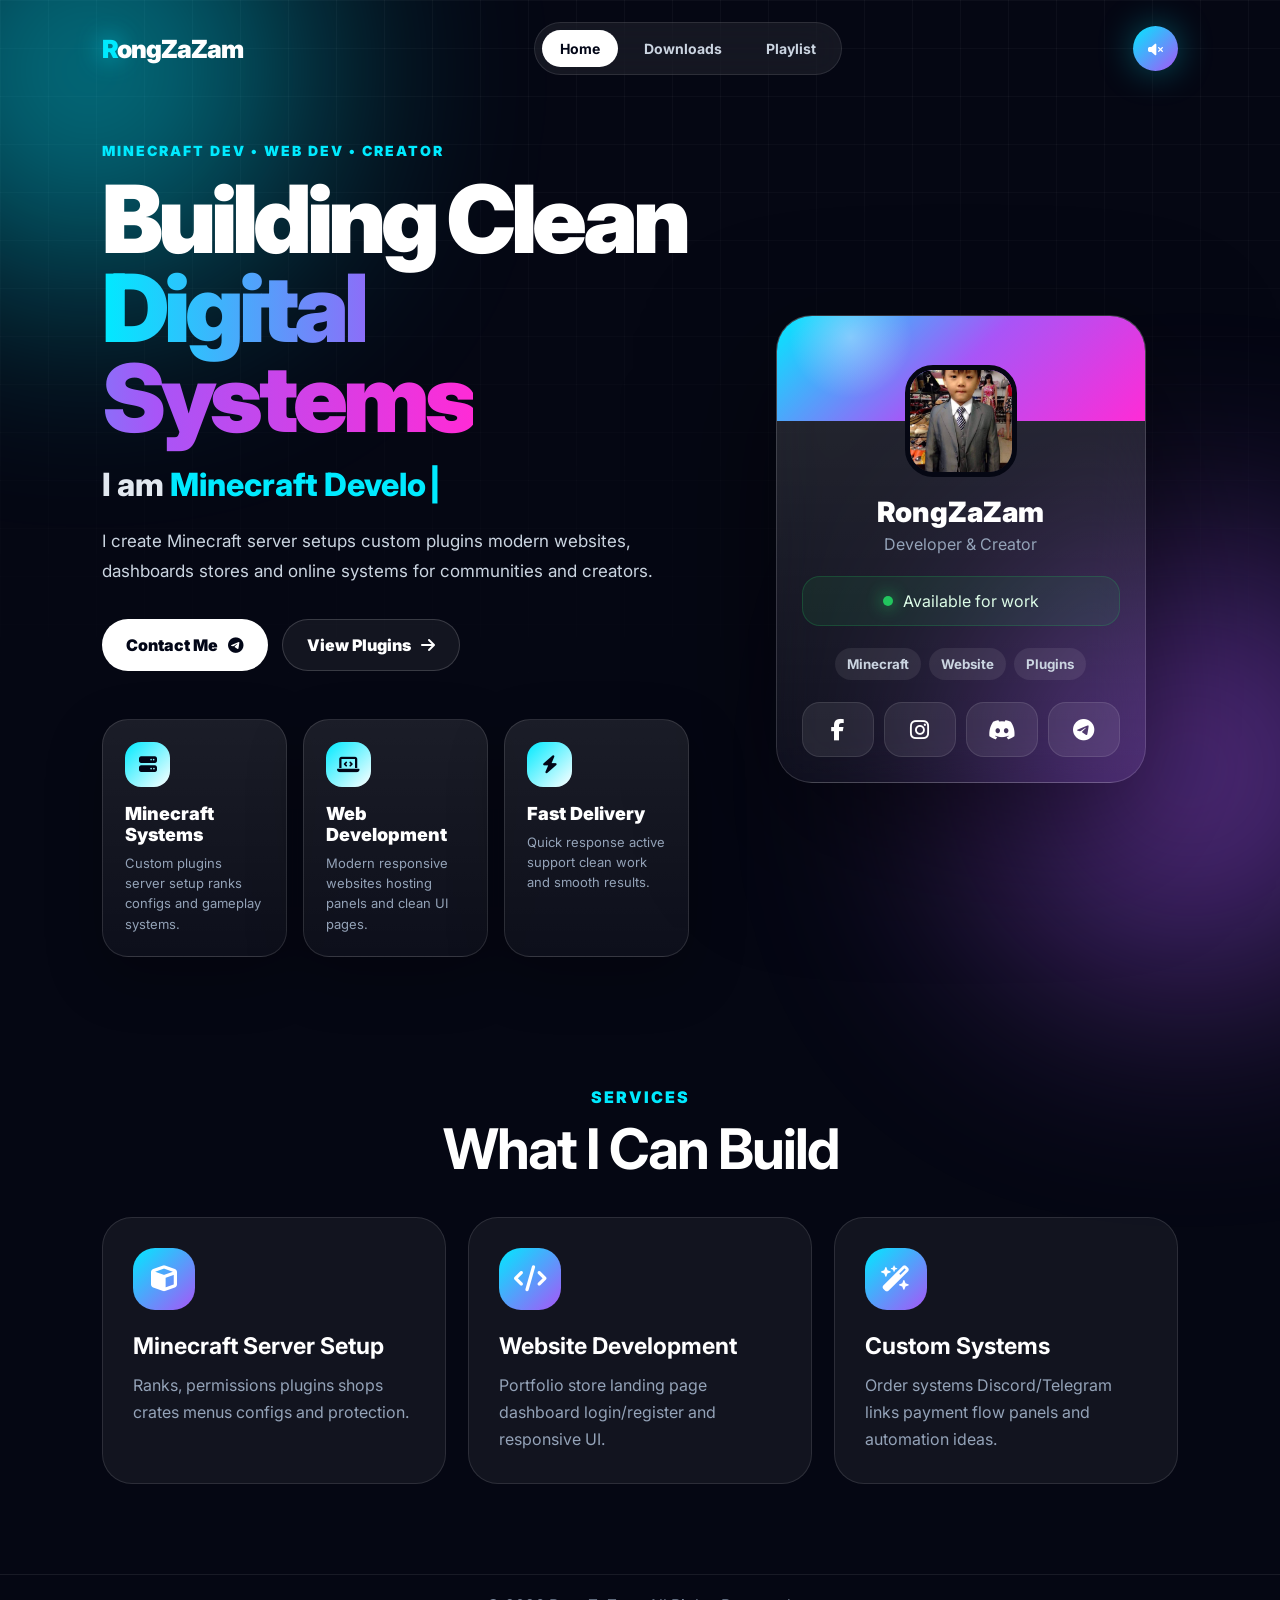
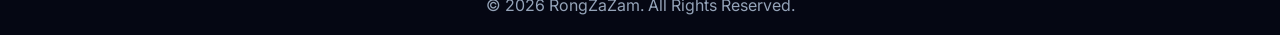
<file: index.html>
<!DOCTYPE html>
<html lang="en">
<head>
<meta charset="UTF-8">
<meta name="viewport" content="width=device-width, initial-scale=1.0">
<title>RongZaZam |</title>

<link rel="stylesheet" href="https://cdnjs.cloudflare.com/ajax/libs/font-awesome/6.5.0/css/all.min.css">
<link rel="stylesheet" href="style.css">
</head>

<body>

<div class="bg-grid"></div>
<div class="glow glow-1"></div>
<div class="glow glow-2"></div>

<audio id="bgMusic" src="song.mp3" loop></audio>

<div class="loader" id="loader">
    <div class="loader-box">
        <span></span>
        <p>Loading...</p>
    </div>
</div>

<nav class="navbar">
    <a href="index.html" class="brand">
        <span>R</span>ongZaZam
    </a>

    <div class="nav-menu">
        <a href="index.html" class="active">Home</a>
        <a href="download.html">Downloads</a>
        <a href="playlist.html">Playlist</a>
    </div>

    <button class="music-btn" onclick="toggleMusic()" id="musicBtn">
        <i class="fa-solid fa-volume-high"></i>
    </button>
</nav>

<main class="hero">

    <div class="hero-left">
        <p class="mini-title">Minecraft Dev • Web Dev • Creator</p>

        <h1>
            Building Clean<br>
            <span>Digital Systems</span>
        </h1>

        <h2 class="typing-line">
            I am <span id="typingText"></span>
        </h2>

        <p class="hero-desc">
            I create Minecraft server setups custom plugins modern websites,
            dashboards stores and online systems for communities and creators.
        </p>

        <div class="hero-buttons">
            <a href="https://t.me/rong_kim" class="primary-btn">
                Contact Me
                <i class="fa-brands fa-telegram"></i>
            </a>

            <a href="download.html" class="secondary-btn">
                View Plugins
                <i class="fa-solid fa-arrow-right"></i>
            </a>
        </div>

        <div class="stats">
            <div class="stat-box">
                <i class="fa-solid fa-server"></i>
                <h3>Minecraft Systems</h3>
                <p>Custom plugins server setup ranks configs and gameplay systems.</p>
            </div>

            <div class="stat-box">
                <i class="fa-solid fa-laptop-code"></i>
                <h3>Web Development</h3>
                <p>Modern responsive websites hosting panels and clean UI pages.</p>
            </div>

            <div class="stat-box">
                <i class="fa-solid fa-bolt"></i>
                <h3>Fast Delivery</h3>
                <p>Quick response active support clean work and smooth results.</p>
            </div>
        </div>
    </div>

    <div class="hero-right">
        <div class="profile-card">
            <div class="profile-banner"></div>

            <div class="profile-content">
                <img src="rong.png" class="profile-img" alt="RongZaZam">

                <h2>RongZaZam</h2>
                <p class="role">Developer & Creator</p>

                <div class="available">
                    <span></span>
                    Available for work
                </div>

                <div class="profile-tags">
                    <small>Minecraft</small>
                    <small>Website</small>
                    <small>Plugins</small>
                </div>

                <div class="social-grid">
                    <a href="https://www.facebook.com/rong.zazam/"><i class="fa-brands fa-facebook-f"></i></a>
                    <a href="https://www.instagram.com/rongzazam?igsh=MXVvOTlrZjE0a3ZzOQ%3D%3D&utm_source=qr"><i class="fa-brands fa-instagram"></i></a>
                    <a href="https://discord.gg/sbWybHyK"><i class="fa-brands fa-discord"></i></a>
                    <a href="https://t.me/rong_kim"><i class="fa-brands fa-telegram"></i></a>
                </div>
            </div>
        </div>
    </div>

</main>

<section class="services">
    <div class="section-title">
        <p>Services</p>
        <h2>What I Can Build</h2>
    </div>

    <div class="service-grid">
        <div class="service-card">
            <div class="service-icon"><i class="fa-solid fa-cube"></i></div>
            <h3>Minecraft Server Setup</h3>
            <p>Ranks, permissions plugins shops crates menus configs and protection.</p>
        </div>

        <div class="service-card">
            <div class="service-icon"><i class="fa-solid fa-code"></i></div>
            <h3>Website Development</h3>
            <p>Portfolio store landing page dashboard login/register and responsive UI.</p>
        </div>

        <div class="service-card">
            <div class="service-icon"><i class="fa-solid fa-wand-magic-sparkles"></i></div>
            <h3>Custom Systems</h3>
            <p>Order systems Discord/Telegram links payment flow panels and automation ideas.</p>
        </div>
    </div>
</section>

<footer>
    <p>© 2026 RongZaZam. All Rights Reserved.</p>
</footer>

<script src="script.js"></script>
</body>
</html>
</file>
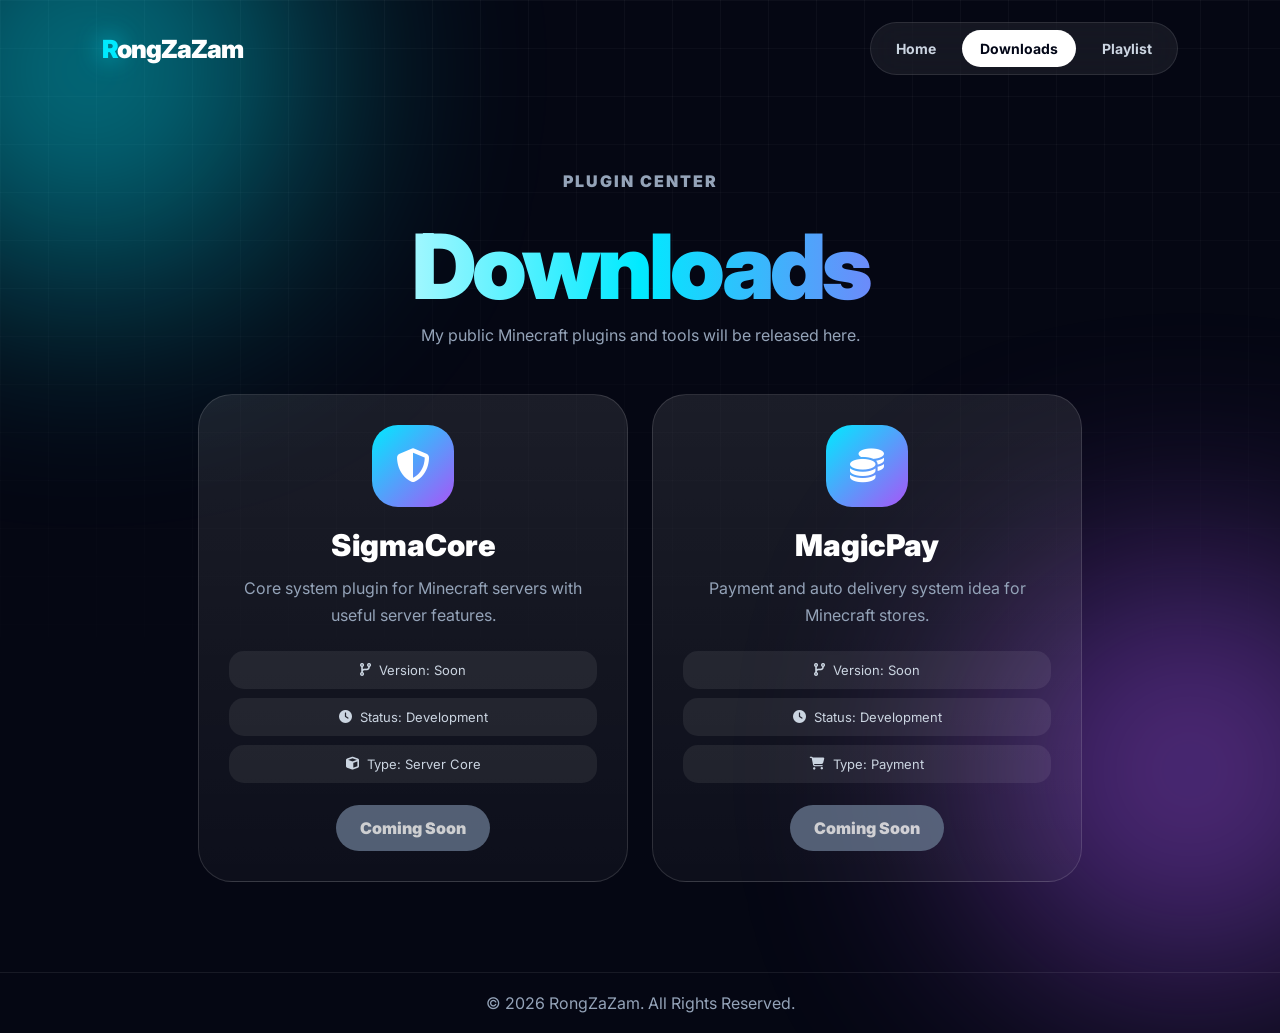
<file: download.html>
<!DOCTYPE html>
<html lang="en">
<head>
<meta charset="UTF-8">
<meta name="viewport" content="width=device-width, initial-scale=1.0">
<title>Downloads | RongZaZam</title>

<link rel="stylesheet" href="https://cdnjs.cloudflare.com/ajax/libs/font-awesome/6.5.0/css/all.min.css">
<link rel="stylesheet" href="style.css">
</head>

<body>

<div class="bg-grid"></div>
<div class="glow glow-1"></div>
<div class="glow glow-2"></div>

<div class="loader" id="loader">
    <div class="loader-box">
        <span></span>
        <p>Loading...</p>
    </div>
</div>

<nav class="navbar">
    <a href="index.html" class="brand">
        <span>R</span>ongZaZam
    </a>

    <div class="nav-menu">
        <a href="index.html">Home</a>
        <a href="download.html" class="active">Downloads</a>
        <a href="playlist.html">Playlist</a>
    </div>
</nav>

<main class="download-page">

    <div class="page-header">
        <p class="mini-title">Plugin Center</p>
        <h1>Downloads</h1>
        <p>My public Minecraft plugins and tools will be released here.</p>
    </div>

    <div class="plugin-grid">

        <div class="plugin-card">
            <div class="plugin-icon">
                <i class="fa-solid fa-shield-halved"></i>
            </div>

            <h2>SigmaCore</h2>
            <p>Core system plugin for Minecraft servers with useful server features.</p>

            <div class="plugin-info">
                <span><i class="fa-solid fa-code-branch"></i> Version: Soon</span>
                <span><i class="fa-solid fa-clock"></i> Status: Development</span>
                <span><i class="fa-solid fa-cube"></i> Type: Server Core</span>
            </div>

            <a class="plugin-btn disabled">Coming Soon</a>
        </div>

        <div class="plugin-card">
            <div class="plugin-icon">
                <i class="fa-solid fa-coins"></i>
            </div>

            <h2>MagicPay</h2>
            <p>Payment and auto delivery system idea for Minecraft stores.</p>

            <div class="plugin-info">
                <span><i class="fa-solid fa-code-branch"></i> Version: Soon</span>
                <span><i class="fa-solid fa-clock"></i> Status: Development</span>
                <span><i class="fa-solid fa-cart-shopping"></i> Type: Payment</span>
            </div>

            <a class="plugin-btn disabled">Coming Soon</a>
        </div>

    </div>

</main>

<footer>
    <p>© 2026 RongZaZam. All Rights Reserved.</p>
</footer>

<script src="script.js"></script>
</body>
</html>
</file>
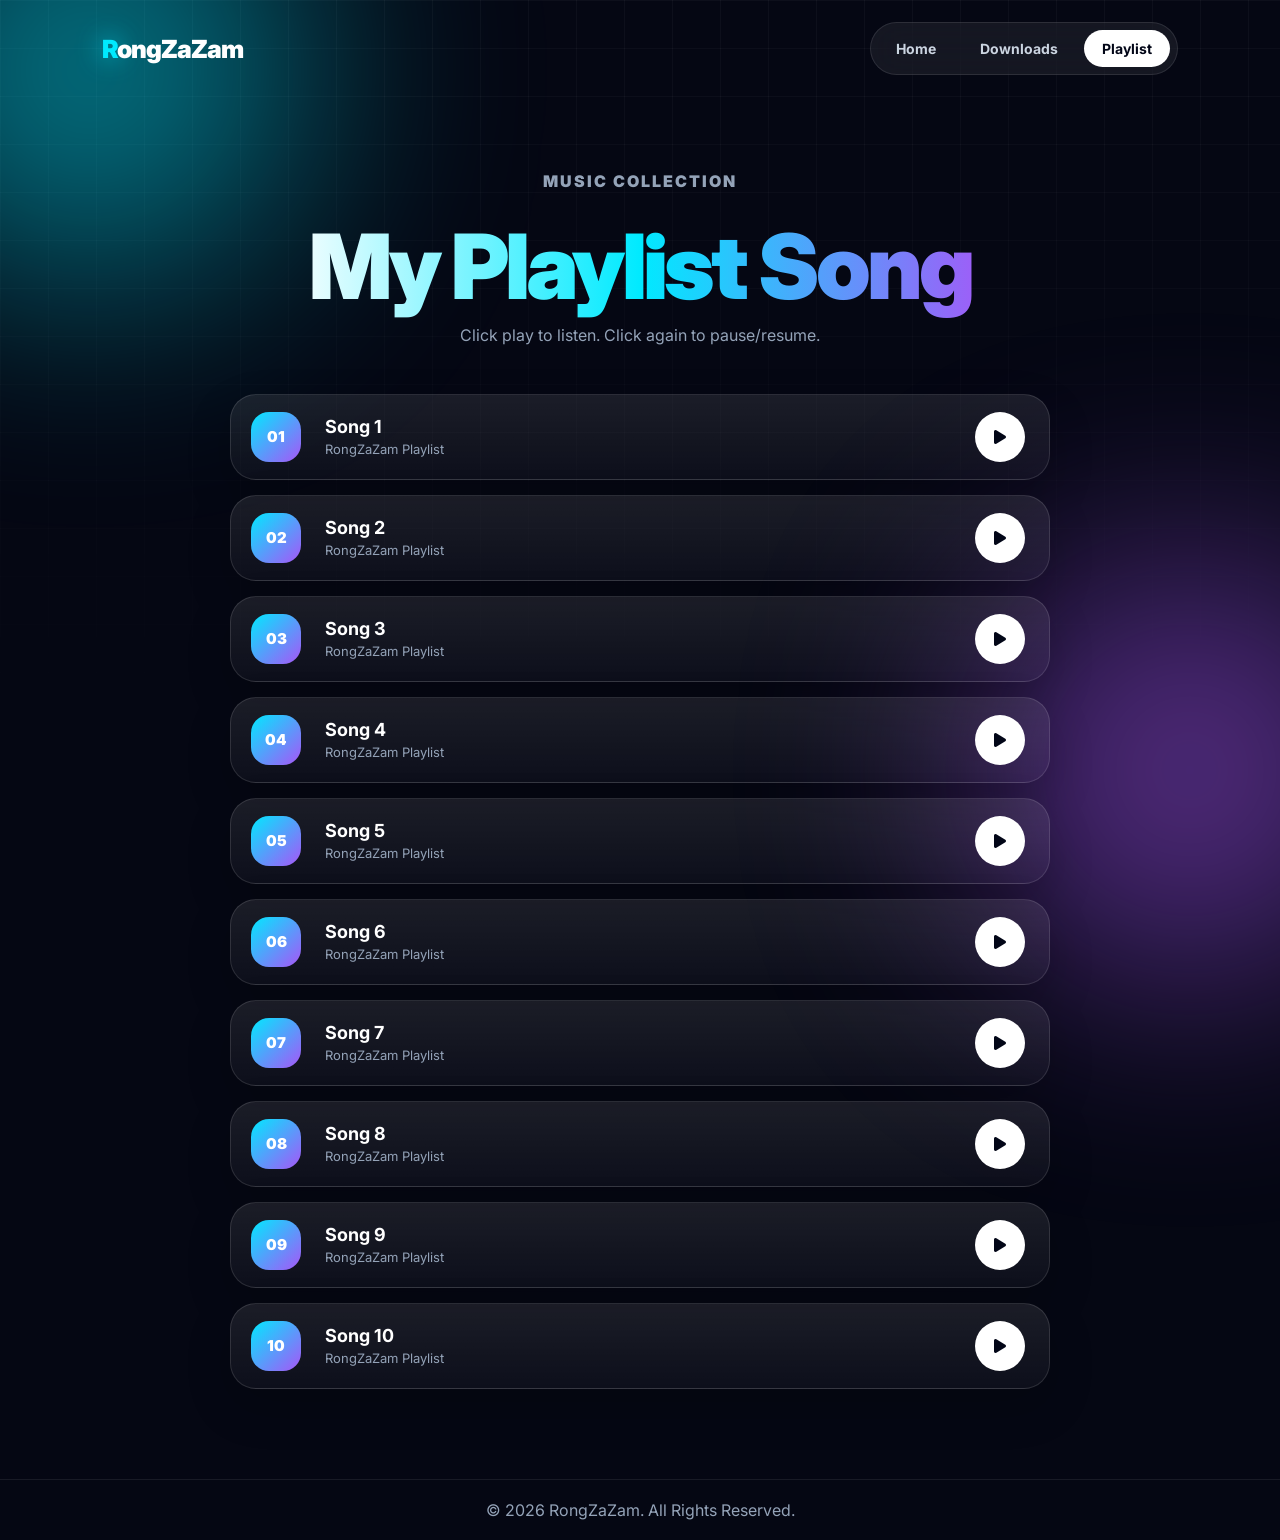
<file: playlist.html>
<!DOCTYPE html>
<html lang="en">
<head>
<meta charset="UTF-8">
<meta name="viewport" content="width=device-width, initial-scale=1.0">
<title>My Playlist Song</title>

<link rel="stylesheet" href="https://cdnjs.cloudflare.com/ajax/libs/font-awesome/6.5.0/css/all.min.css">
<link rel="stylesheet" href="style.css">
</head>

<body>

<div class="bg-grid"></div>
<div class="glow glow-1"></div>
<div class="glow glow-2"></div>

<nav class="navbar">
    <a href="index.html" class="brand"><span>R</span>ongZaZam</a>

    <div class="nav-menu">
        <a href="index.html">Home</a>
        <a href="download.html">Downloads</a>
        <a href="playlist.html" class="active">Playlist</a>
    </div>
</nav>

<main class="playlist-page">

    <div class="page-header">
        <p class="mini-title">Music Collection</p>
        <h1>My Playlist Song</h1>
        <p>Click play to listen. Click again to pause/resume.</p>
    </div>

    <audio id="audioPlayer"></audio>

    <div class="playlist-box">

        <div class="song-item" data-src="songs/song1.mp3">
            <span>01</span>
            <div>
                <h3>Song 1</h3>
                <p>RongZaZam Playlist</p>
            </div>
            <button class="song-play"><i class="fa-solid fa-play"></i></button>
        </div>

        <div class="song-item" data-src="songs/song2.mp3">
            <span>02</span>
            <div>
                <h3>Song 2</h3>
                <p>RongZaZam Playlist</p>
            </div>
            <button class="song-play"><i class="fa-solid fa-play"></i></button>
        </div>

        <div class="song-item" data-src="songs/song3.mp3">
            <span>03</span>
            <div>
                <h3>Song 3</h3>
                <p>RongZaZam Playlist</p>
            </div>
            <button class="song-play"><i class="fa-solid fa-play"></i></button>
        </div>

        <div class="song-item" data-src="songs/song4.mp3">
            <span>04</span>
            <div>
                <h3>Song 4</h3>
                <p>RongZaZam Playlist</p>
            </div>
            <button class="song-play"><i class="fa-solid fa-play"></i></button>
        </div>

        <div class="song-item" data-src="songs/song5.mp3">
            <span>05</span>
            <div>
                <h3>Song 5</h3>
                <p>RongZaZam Playlist</p>
            </div>
            <button class="song-play"><i class="fa-solid fa-play"></i></button>
        </div>

        <div class="song-item" data-src="songs/song6.mp3">
            <span>06</span>
            <div>
                <h3>Song 6</h3>
                <p>RongZaZam Playlist</p>
            </div>
            <button class="song-play"><i class="fa-solid fa-play"></i></button>
        </div>

        <div class="song-item" data-src="songs/song7.mp3">
            <span>07</span>
            <div>
                <h3>Song 7</h3>
                <p>RongZaZam Playlist</p>
            </div>
            <button class="song-play"><i class="fa-solid fa-play"></i></button>
        </div>

        <div class="song-item" data-src="songs/song8.mp3">
            <span>08</span>
            <div>
                <h3>Song 8</h3>
                <p>RongZaZam Playlist</p>
            </div>
            <button class="song-play"><i class="fa-solid fa-play"></i></button>
        </div>

        <div class="song-item" data-src="songs/song9.mp3">
            <span>09</span>
            <div>
                <h3>Song 9</h3>
                <p>RongZaZam Playlist</p>
            </div>
            <button class="song-play"><i class="fa-solid fa-play"></i></button>
        </div>

        <div class="song-item" data-src="songs/song10.mp3">
            <span>10</span>
            <div>
                <h3>Song 10</h3>
                <p>RongZaZam Playlist</p>
            </div>
            <button class="song-play"><i class="fa-solid fa-play"></i></button>
        </div>

    </div>

</main>

<footer>
    <p>© 2026 RongZaZam. All Rights Reserved.</p>
</footer>

<script src="script.js"></script>
</body>
</html>
</file>
<file: style.css>
@import url('https://fonts.googleapis.com/css2?family=Inter:wght@400;500;600;700;800;900&display=swap');

* {
    margin: 0;
    padding: 0;
    box-sizing: border-box;
    font-family: Inter, "Segoe UI", Arial, sans-serif;
}

html {
    scroll-behavior: smooth;
}

body {
    min-height: 100vh;
    background: #050713;
    color: white;
    overflow-x: hidden;
}

.bg-grid {
    position: fixed;
    inset: 0;
    background:
        linear-gradient(rgba(255,255,255,0.035) 1px, transparent 1px),
        linear-gradient(90deg, rgba(255,255,255,0.035) 1px, transparent 1px);
    background-size: 48px 48px;
    mask-image: linear-gradient(to bottom, black, transparent 85%);
    z-index: -5;
}

.glow {
    position: fixed;
    width: 420px;
    height: 420px;
    border-radius: 50%;
    filter: blur(120px);
    opacity: 0.5;
    z-index: -4;
}

.glow-1 {
    top: -140px;
    left: -120px;
    background: #00eaff;
}

.glow-2 {
    right: -120px;
    bottom: -80px;
    background: #a855f7;
}

/* LOADER FIXED */
.loader {
    position: fixed;
    inset: 0;
    background: #050713;
    display: flex;
    align-items: center;
    justify-content: center;
    z-index: 999;
    opacity: 1;
    visibility: visible;
    transition: opacity 0.35s ease, visibility 0.35s ease;
}

.loader.hide {
    opacity: 0;
    visibility: hidden;
    pointer-events: none;
}

.loader-box {
    text-align: center;
}

.loader-box span {
    display: block;
    width: 48px;
    height: 48px;
    margin: 0 auto 14px;
    border: 4px solid rgba(255,255,255,0.12);
    border-top-color: #00eaff;
    border-radius: 50%;
    animation: spin 0.8s linear infinite;
}

.loader-box p {
    color: #94a3b8;
    font-size: 14px;
}

@keyframes spin {
    to {
        transform: rotate(360deg);
    }
}

.navbar {
    width: 100%;
    padding: 22px 8%;
    display: flex;
    align-items: center;
    justify-content: space-between;
    gap: 18px;
    position: relative;
    z-index: 10;
}

.brand {
    text-decoration: none;
    color: white;
    font-size: 25px;
    font-weight: 900;
    letter-spacing: -1px;
    white-space: nowrap;
}

.brand span {
    color: #00eaff;
    text-shadow: 0 0 25px rgba(0,234,255,0.8);
}

.nav-menu {
    display: flex;
    align-items: center;
    gap: 8px;
    padding: 7px;
    border-radius: 999px;
    background: rgba(255,255,255,0.065);
    border: 1px solid rgba(255,255,255,0.1);
    backdrop-filter: blur(18px);
}

.nav-menu a {
    text-decoration: none;
    color: #cbd5e1;
    padding: 10px 18px;
    border-radius: 999px;
    font-size: 14px;
    font-weight: 700;
    transition: 0.25s ease;
    white-space: nowrap;
}

.nav-menu a:hover,
.nav-menu a.active {
    background: white;
    color: #020617;
}

.music-btn {
    width: 45px;
    height: 45px;
    min-width: 45px;
    border: none;
    border-radius: 50%;
    cursor: pointer;
    color: white;
    background: linear-gradient(135deg, #00eaff, #a855f7);
    box-shadow: 0 0 35px rgba(0,234,255,0.35);
    transition: 0.25s ease;
}

.music-btn:hover {
    transform: translateY(-3px) scale(1.05);
}

.hero {
    min-height: calc(100vh - 100px);
    padding: 45px 8% 70px;
    display: grid;
    grid-template-columns: 1.15fr 0.85fr;
    gap: 55px;
    align-items: center;
}

.mini-title {
    color: #00eaff;
    font-size: 14px;
    font-weight: 900;
    letter-spacing: 2px;
    text-transform: uppercase;
    margin-bottom: 16px;
}

.hero-left h1 {
    font-size: clamp(50px, 8vw, 94px);
    line-height: 0.95;
    letter-spacing: -5px;
    font-weight: 900;
}

.hero-left h1 span {
    background: linear-gradient(90deg, #00eaff, #a855f7, #ff2bd6);
    -webkit-background-clip: text;
    color: transparent;
}

.typing-line {
    margin-top: 22px;
    font-size: clamp(20px, 3vw, 32px);
    color: #e2e8f0;
    font-weight: 800;
}

.typing-line span {
    color: #00eaff;
}

.typing-line span::after {
    content: "|";
    margin-left: 3px;
    animation: blink 0.8s infinite;
}

@keyframes blink {
    50% {
        opacity: 0;
    }
}

.hero-desc {
    max-width: 610px;
    margin-top: 22px;
    color: #cbd5e1;
    font-size: 17px;
    line-height: 1.8;
}

.hero-buttons {
    display: flex;
    gap: 14px;
    margin-top: 32px;
    flex-wrap: wrap;
}

.primary-btn,
.secondary-btn {
    text-decoration: none;
    padding: 15px 24px;
    border-radius: 999px;
    font-weight: 900;
    transition: 0.25s ease;
    display: inline-flex;
    align-items: center;
    justify-content: center;
    gap: 10px;
}

.primary-btn {
    color: #020617;
    background: white;
}

.secondary-btn {
    color: white;
    background: rgba(255,255,255,0.06);
    border: 1px solid rgba(255,255,255,0.16);
}

.primary-btn:hover,
.secondary-btn:hover {
    transform: translateY(-5px);
}

.stats {
    display: grid;
    grid-template-columns: repeat(3, 1fr);
    gap: 16px;
    margin-top: 48px;
}

.stat-box {
    padding: 22px;
    border-radius: 26px;
    background: linear-gradient(180deg, rgba(255,255,255,0.09), rgba(255,255,255,0.035));
    border: 1px solid rgba(255,255,255,0.12);
    box-shadow: 0 20px 55px rgba(0,0,0,0.28);
    transition: 0.25s ease;
}

.stat-box:hover {
    transform: translateY(-7px);
    border-color: rgba(0,234,255,0.45);
}

.stat-box i {
    width: 45px;
    height: 45px;
    display: grid;
    place-items: center;
    margin-bottom: 16px;
    border-radius: 16px;
    color: #020617;
    background: linear-gradient(135deg, #00eaff, #ffffff);
    font-size: 18px;
}

.stat-box h3 {
    color: white;
    font-size: 18px;
    font-weight: 900;
    margin-bottom: 8px;
}

.stat-box p {
    color: #94a3b8;
    font-size: 13px;
    line-height: 1.55;
}

.hero-right {
    display: flex;
    justify-content: center;
}

.profile-card {
    width: 370px;
    border-radius: 36px;
    overflow: hidden;
    background: linear-gradient(180deg, rgba(255,255,255,0.14), rgba(255,255,255,0.04));
    border: 1px solid rgba(255,255,255,0.14);
    backdrop-filter: blur(28px);
    box-shadow: 0 45px 130px rgba(0,0,0,0.5);
    transition: 0.3s ease;
}

.profile-card:hover {
    transform: translateY(-8px);
}

.profile-banner {
    height: 105px;
    background:
        radial-gradient(circle at 20% 20%, rgba(255,255,255,0.35), transparent 20%),
        linear-gradient(135deg, #00eaff, #a855f7, #ff2bd6);
}

.profile-content {
    padding: 0 25px 25px;
    text-align: center;
}

.profile-img {
    width: 112px;
    height: 112px;
    border-radius: 28px;
    object-fit: cover;
    border: 5px solid #050713;
    margin-top: -56px;
}

.profile-content h2 {
    margin-top: 14px;
    font-size: 28px;
    font-weight: 900;
}

.role {
    color: #94a3b8;
    margin-top: 5px;
}

.available {
    margin: 22px 0;
    padding: 14px;
    border-radius: 18px;
    background: rgba(34,197,94,0.09);
    border: 1px solid rgba(34,197,94,0.22);
    color: #dcfce7;
    display: flex;
    justify-content: center;
    align-items: center;
    gap: 10px;
}

.available span {
    width: 10px;
    height: 10px;
    background: #22c55e;
    border-radius: 50%;
    box-shadow: 0 0 16px #22c55e;
}

.profile-tags {
    display: flex;
    justify-content: center;
    gap: 8px;
    flex-wrap: wrap;
    margin-bottom: 22px;
}

.profile-tags small {
    padding: 8px 12px;
    border-radius: 999px;
    background: rgba(255,255,255,0.08);
    color: #cbd5e1;
    font-weight: 700;
}

.social-grid {
    display: grid;
    grid-template-columns: repeat(4, 1fr);
    gap: 10px;
}

.social-grid a {
    height: 55px;
    display: grid;
    place-items: center;
    border-radius: 18px;
    color: white;
    text-decoration: none;
    font-size: 22px;
    background: rgba(255,255,255,0.08);
    border: 1px solid rgba(255,255,255,0.1);
    transition: 0.25s ease;
}

.social-grid a:hover {
    background: white;
    color: #020617;
    transform: translateY(-5px);
}

.services {
    padding: 60px 8% 90px;
}

.section-title {
    text-align: center;
    margin-bottom: 34px;
}

.section-title p {
    color: #00eaff;
    font-weight: 900;
    text-transform: uppercase;
    letter-spacing: 2px;
}

.section-title h2 {
    margin-top: 8px;
    font-size: clamp(34px, 5vw, 56px);
    letter-spacing: -2px;
}

.service-grid {
    display: grid;
    grid-template-columns: repeat(3, 1fr);
    gap: 22px;
}

.service-card {
    padding: 30px;
    border-radius: 30px;
    background: rgba(255,255,255,0.055);
    border: 1px solid rgba(255,255,255,0.11);
    transition: 0.25s ease;
}

.service-card:hover {
    transform: translateY(-8px);
    background: rgba(255,255,255,0.09);
    border-color: rgba(0,234,255,0.35);
}

.service-icon {
    width: 62px;
    height: 62px;
    display: grid;
    place-items: center;
    border-radius: 22px;
    background: linear-gradient(135deg, #00eaff, #a855f7);
    font-size: 26px;
    margin-bottom: 22px;
}

.service-card h3 {
    font-size: 23px;
    margin-bottom: 12px;
}

.service-card p {
    color: #94a3b8;
    line-height: 1.7;
}

.download-page,
.playlist-page {
    min-height: calc(100vh - 100px);
    padding: 70px 8% 90px;
}

.page-header {
    text-align: center;
    max-width: 720px;
    margin: 0 auto 44px;
}

.page-header h1 {
    font-size: clamp(52px, 8vw, 90px);
    letter-spacing: -4px;
    font-weight: 900;
    background: linear-gradient(90deg, #fff, #00eaff, #a855f7);
    -webkit-background-clip: text;
    color: transparent;
}

.page-header p {
    color: #94a3b8;
    line-height: 1.8;
    font-size: 16px;
}

.plugin-grid {
    display: grid;
    grid-template-columns: repeat(2, minmax(270px, 430px));
    gap: 24px;
    justify-content: center;
}

.plugin-card {
    padding: 30px;
    border-radius: 34px;
    background: linear-gradient(180deg, rgba(255,255,255,0.09), rgba(255,255,255,0.035));
    border: 1px solid rgba(255,255,255,0.13);
    text-align: center;
    transition: 0.25s ease;
}

.plugin-card:hover {
    transform: translateY(-8px);
    border-color: rgba(0,234,255,0.35);
}

.plugin-icon {
    width: 82px;
    height: 82px;
    margin: 0 auto 20px;
    border-radius: 26px;
    display: grid;
    place-items: center;
    background: linear-gradient(135deg, #00eaff, #a855f7);
    font-size: 34px;
}

.plugin-card h2 {
    font-size: 30px;
    font-weight: 900;
}

.plugin-card p {
    margin: 12px 0 22px;
    color: #94a3b8;
    line-height: 1.7;
}

.plugin-info {
    display: grid;
    gap: 9px;
    margin-bottom: 22px;
}

.plugin-info span {
    padding: 11px 13px;
    border-radius: 15px;
    background: rgba(255,255,255,0.07);
    color: #cbd5e1;
    font-size: 13px;
    display: flex;
    align-items: center;
    justify-content: center;
    gap: 8px;
}

.plugin-btn {
    display: inline-block;
    text-decoration: none;
    padding: 13px 24px;
    border-radius: 999px;
    background: white;
    color: #020617;
    font-weight: 900;
}

.plugin-btn.disabled {
    background: #64748b;
    color: white;
    pointer-events: none;
    opacity: 0.8;
}

.playlist-box {
    max-width: 820px;
    margin: 0 auto;
    display: grid;
    gap: 15px;
}

.song-item {
    display: grid;
    grid-template-columns: 58px 1fr 54px;
    align-items: center;
    gap: 16px;
    padding: 17px 20px;
    border-radius: 26px;
    background: linear-gradient(180deg, rgba(255,255,255,0.09), rgba(255,255,255,0.035));
    border: 1px solid rgba(255,255,255,0.12);
    box-shadow: 0 18px 45px rgba(0,0,0,0.18);
    transition: 0.25s ease;
}

.song-item:hover,
.song-item.playing {
    transform: translateY(-4px);
    border-color: rgba(0,234,255,0.45);
    box-shadow:
        0 0 25px rgba(0,234,255,0.18),
        0 20px 55px rgba(0,0,0,0.25);
}

.song-item span {
    width: 50px;
    height: 50px;
    border-radius: 18px;
    display: grid;
    place-items: center;
    background: linear-gradient(135deg, #00eaff, #a855f7);
    color: white;
    font-weight: 900;
    font-size: 15px;
}

.song-item.playing span {
    animation: pulseSong 1.2s infinite;
}

@keyframes pulseSong {
    0% { transform: scale(1); }
    50% { transform: scale(1.08); }
    100% { transform: scale(1); }
}

.song-item h3 {
    font-size: 18px;
    margin-bottom: 4px;
    color: white;
}

.song-item p {
    color: #94a3b8;
    font-size: 13px;
}

.song-play {
    width: 50px;
    height: 50px;
    border: none;
    border-radius: 50%;
    cursor: pointer;
    background: white;
    color: #020617;
    font-size: 16px;
    transition: 0.25s ease;
}

.song-play:hover {
    transform: scale(1.08);
    background: #00eaff;
}

.song-item.playing .song-play {
    background: linear-gradient(135deg, #00eaff, #a855f7);
    color: white;
}

footer {
    padding: 20px;
    text-align: center;
    color: #94a3b8;
    border-top: 1px solid rgba(255,255,255,0.08);
}

@media(max-width: 1100px) {
    .stats {
        grid-template-columns: 1fr;
    }
}

@media(max-width: 950px) {
    .hero {
        grid-template-columns: 1fr;
        text-align: center;
    }

    .hero-desc {
        margin-left: auto;
        margin-right: auto;
    }

    .hero-buttons {
        justify-content: center;
    }

    .service-grid,
    .plugin-grid {
        grid-template-columns: 1fr;
    }

    .service-icon {
        margin-left: auto;
        margin-right: auto;
    }
}

@media(max-width: 700px) {
    .navbar {
        padding: 16px 5%;
        flex-wrap: wrap;
        justify-content: center;
    }

    .brand {
        width: 100%;
        text-align: center;
        font-size: 20px;
    }

    .nav-menu {
        order: 2;
        overflow-x: auto;
        max-width: 100%;
    }

    .music-btn {
        position: absolute;
        right: 5%;
        top: 14px;
        width: 38px;
        height: 38px;
        min-width: 38px;
    }

    .hero {
        padding: 28px 5% 55px;
    }

    .hero-left h1 {
        letter-spacing: -2.5px;
    }

    .primary-btn,
    .secondary-btn {
        width: 100%;
    }

    .profile-card {
        width: 100%;
    }

    .services,
    .download-page,
    .playlist-page {
        padding-left: 5%;
        padding-right: 5%;
    }

    .page-header h1 {
        letter-spacing: -2px;
    }
}

@media(max-width: 520px) {
    .nav-menu a {
        padding: 8px 11px;
        font-size: 12px;
    }

    .song-item {
        grid-template-columns: 46px 1fr 46px;
        gap: 12px;
        padding: 14px;
        border-radius: 22px;
    }

    .song-item span,
    .song-play {
        width: 42px;
        height: 42px;
    }

    .song-item h3 {
        font-size: 16px;
    }

    .song-item p {
        font-size: 12px;
    }
}
</file>
